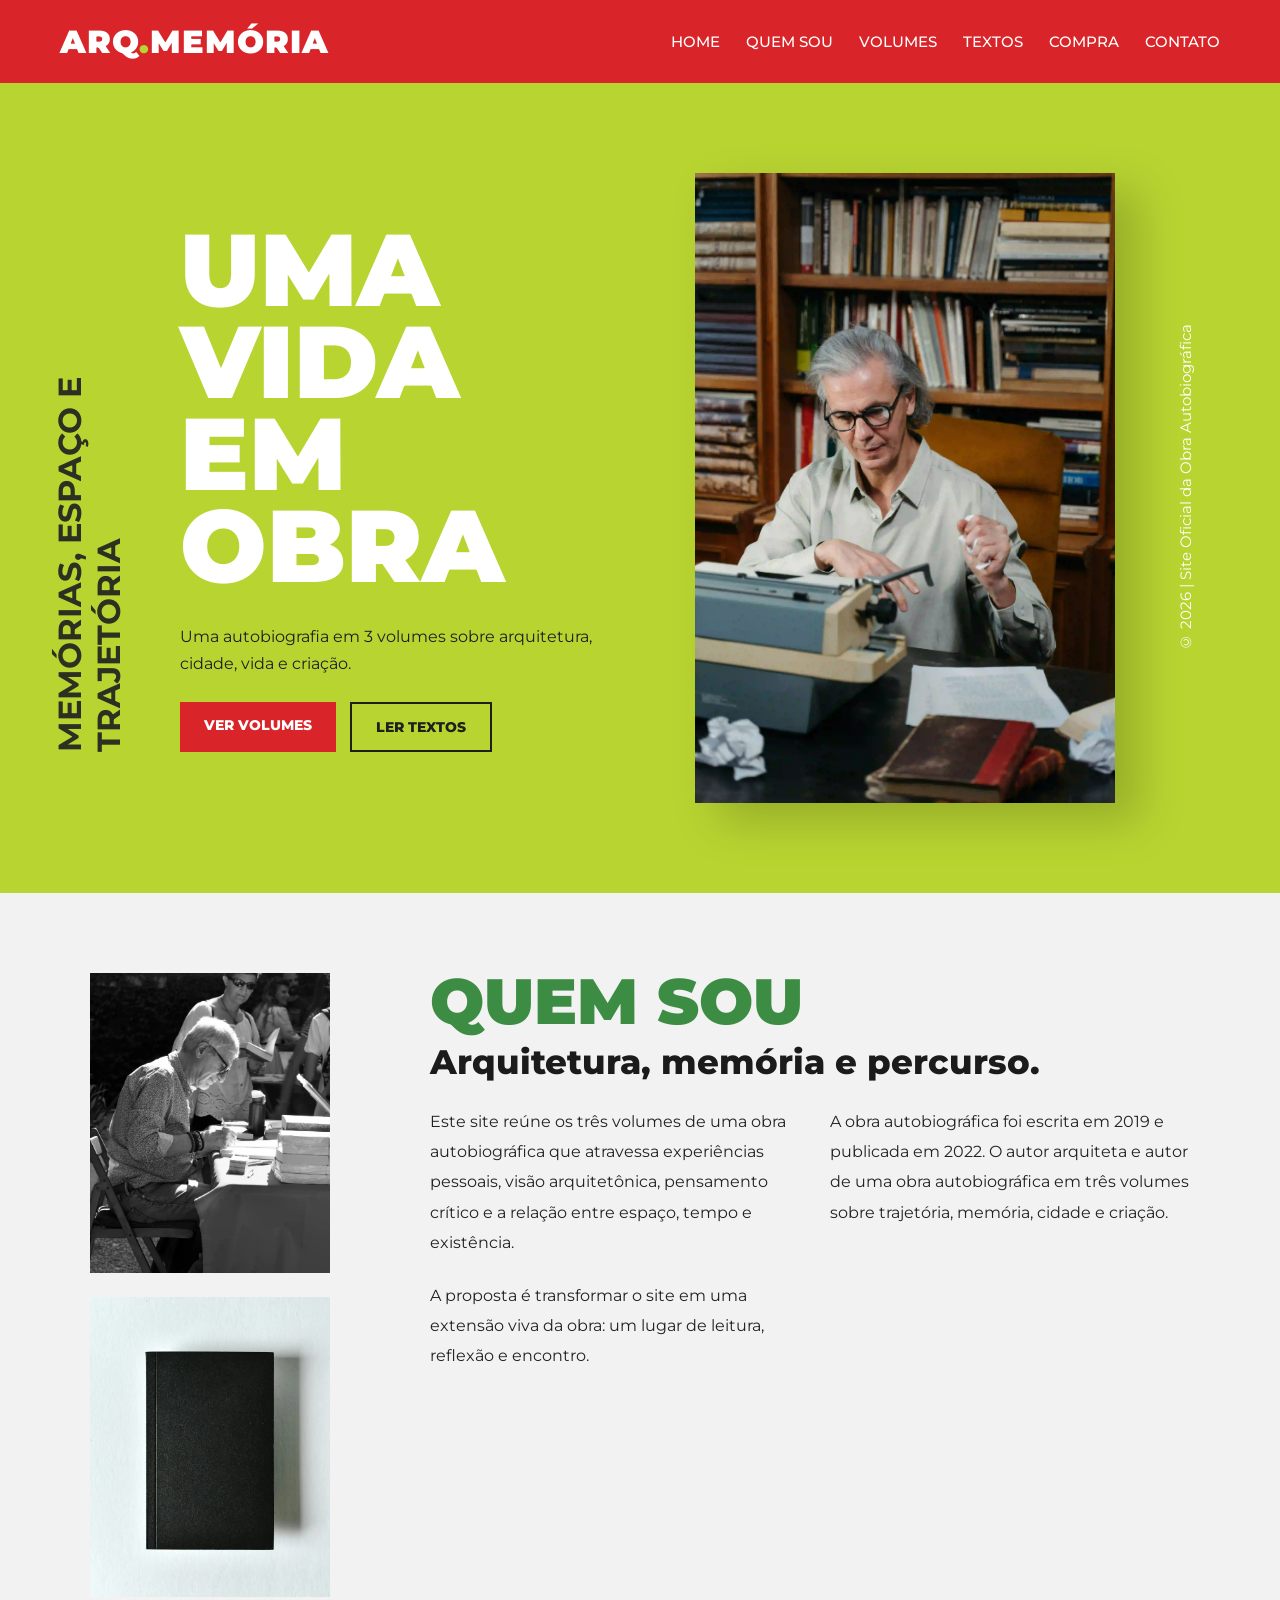
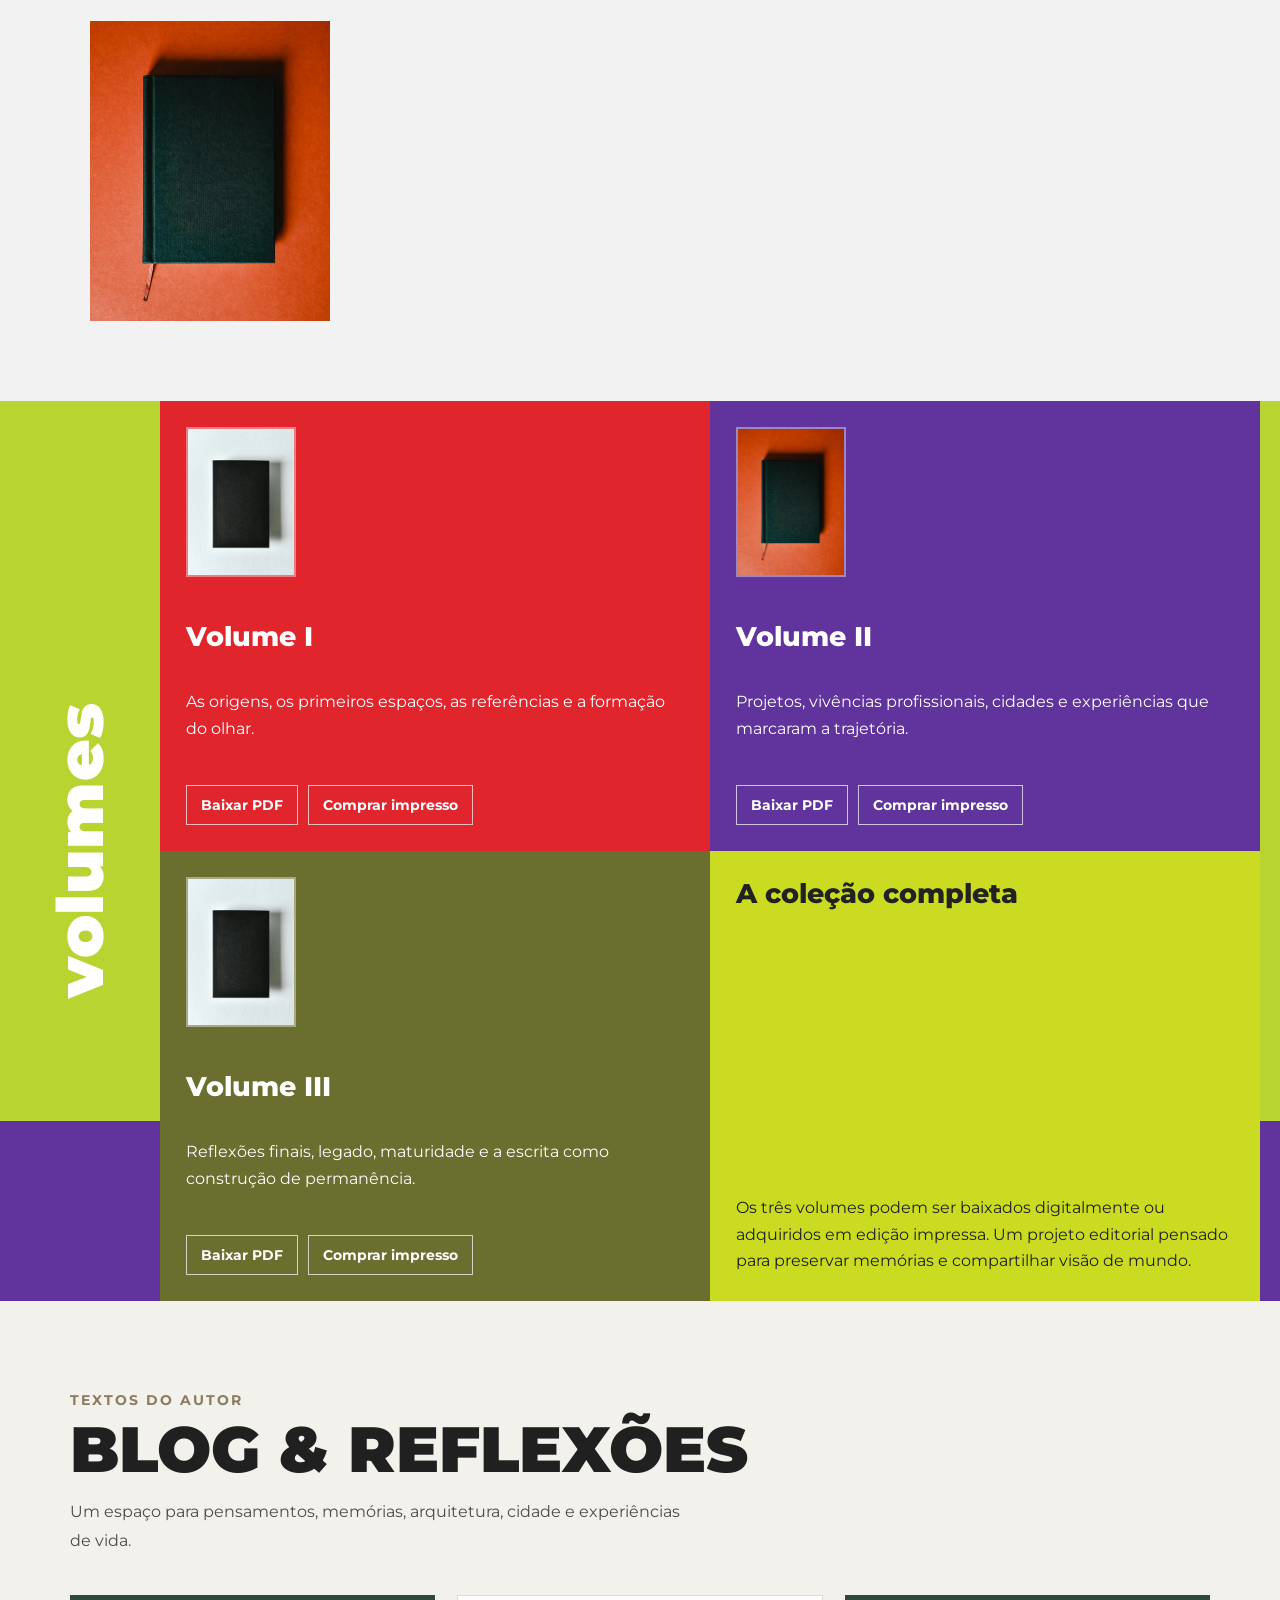
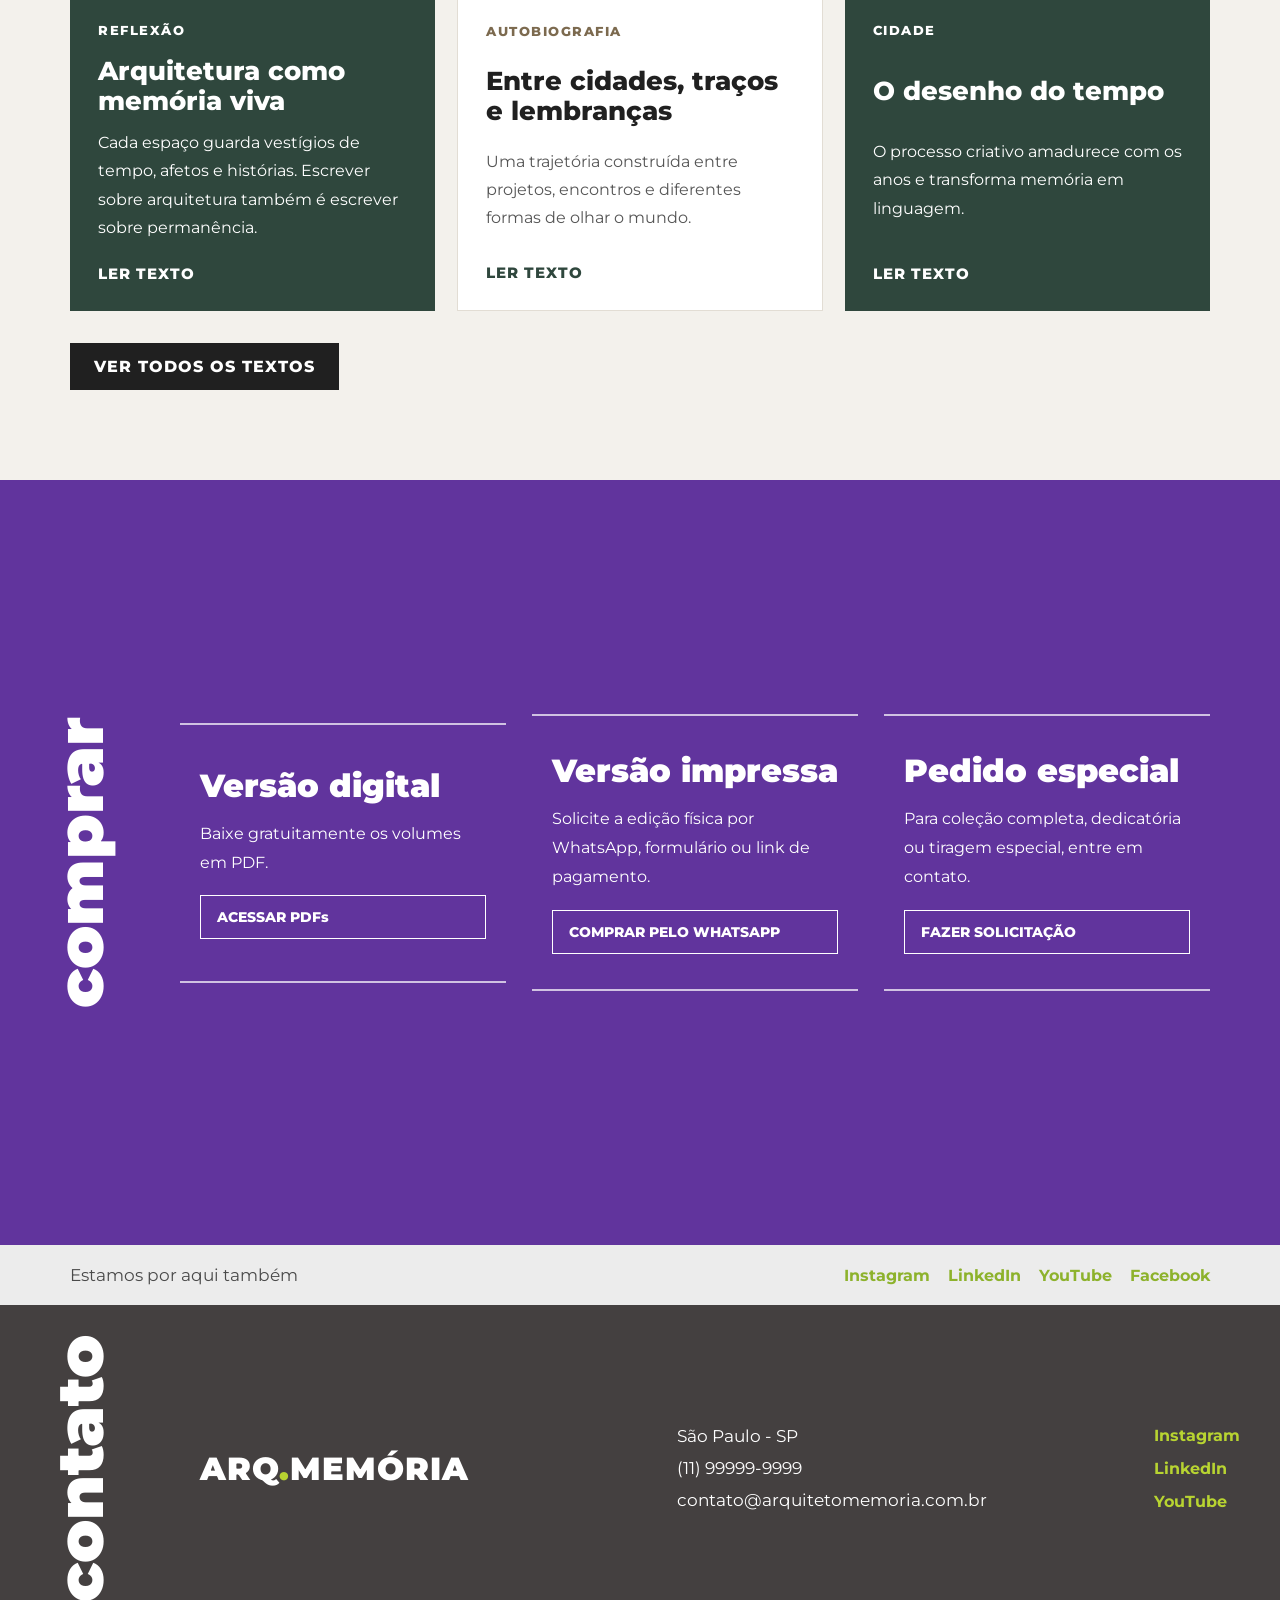
<file: index.html>
<!DOCTYPE html>
<html lang="pt-BR">
<head>
  <meta charset="UTF-8" />
  <meta name="viewport" content="width=device-width, initial-scale=1.0" />
  <title>Obra Autobiográfica | Arquiteto</title>
  <link rel="stylesheet" href="style.css" />
  <link rel="preconnect" href="https://fonts.googleapis.com">
  <link rel="preconnect" href="https://fonts.gstatic.com" crossorigin>
  <link href="https://fonts.googleapis.com/css2?family=Montserrat:wght@400;500;700;800;900&family=Playfair+Display:wght@600;700&display=swap" rel="stylesheet">
</head>
<body>

  <header class="topo">
    <div class="logo">ARQ<span>.</span>MEMÓRIA</div>

    <nav class="menu">
  <a href="index.html#inicio">HOME</a>
  <a href="index.html#sobre">QUEM SOU</a>
  <a href="index.html#volumes">VOLUMES</a>
  <a href="index.html#blog">TEXTOS</a>
  <a href="index.html#comprar">COMPRA</a>
  <a href="index.html#contato">CONTATO</a>
</nav>
  </header>

  <main>

    <!-- HERO -->
    <section id="inicio" class="hero">
      <div class="hero-esquerda">
        <p class="hero-vertical">MEMÓRIAS, ESPAÇO E TRAJETÓRIA</p>

        <div class="hero-titulo">
          <span>UMA</span>
          <span>VIDA</span>
          <span>EM</span>
          <span>OBRA</span>
        </div>

        <p class="hero-subtitulo">
          Uma autobiografia em 3 volumes sobre arquitetura, cidade, vida e criação.
        </p>

        <div class="hero-botoes">
          <a href="#volumes" class="btn btn-principal">VER VOLUMES</a>
          <a href="#blog" class="btn btn-secundario">LER TEXTOS</a>
        </div>
      </div>

      <div class="hero-centro">
        <img src="assets/hero-livro.webp" alt="Autor do livro" />
      </div>

      <div class="hero-direita">
        <p>© 2026 | Site Oficial da Obra Autobiográfica</p>
      </div>
    </section>

    <!-- SOBRE -->
    <section id="sobre" class="secao sobre">
      <div class="sobre-imagens">
        <img src="assets/autor.webp" alt="Autor" />
        <img src="assets/capa1.webp" alt="Livro 1" />
        <img src="assets/capa2.webp" alt="Livro 2" />
      </div>

      <div class="sobre-conteudo">
        <h2>QUEM SOU</h2>
        <h3>Arquitetura, memória e percurso.</h3>

        <div class="sobre-textos">
          <p>
            Este site reúne os três volumes de uma obra autobiográfica que atravessa
            experiências pessoais, visão arquitetônica, pensamento crítico e a relação
            entre espaço, tempo e existência.
          </p>

          <p>
            A obra autobiográfica foi escrita em 2019 e publicada em 2022. O autor
            arquiteta e autor de uma obra autobiográfica em três volumes sobre trajetória,
            memória, cidade e criação.
          </p>

          <p>
            A proposta é transformar o site em uma extensão viva da obra: um lugar de
            leitura, reflexão e encontro.
          </p>
        </div>
      </div>
    </section>

    <!-- VOLUMES -->
    <section id="volumes" class="secao volumes">
      <div class="titulo-lateral">Volumes</div>

      <div class="grid-volumes">
        <article class="bloco volume vermelho">
          <img src="assets/capa1.webp" alt="Volume 1">
          <h3>Volume I</h3>
          <p>As origens, os primeiros espaços, as referências e a formação do olhar.</p>
          <div class="acoes-volume">
            <a href="https://drive.google.com/file/d/18Bm6IBxbi6fqnNVRTz5B-emUbtEwz1oe/view?usp=sharing" target="_blank" rel="noopener noreferrer">Baixar PDF</a>
            <a href="#comprar">Comprar impresso</a>
          </div>
        </article>

        <article class="bloco volume roxo">
          <img src="assets/capa2.webp" alt="Volume 2">
          <h3>Volume II</h3>
          <p>Projetos, vivências profissionais, cidades e experiências que marcaram a trajetória.</p>
          <div class="acoes-volume">
            <a href="https://drive.google.com/file/d/18Bm6IBxbi6fqnNVRTz5B-emUbtEwz1oe/view?usp=sharing" target="_blank" rel="noopener noreferrer">Baixar PDF</a>
            <a href="#comprar">Comprar impresso</a>
          </div>
        </article>

        <article class="bloco volume oliva">
          <img src="assets/capa3.webp" alt="Volume 3">
          <h3>Volume III</h3>
          <p>Reflexões finais, legado, maturidade e a escrita como construção de permanência.</p>
          <div class="acoes-volume">
            <a href="https://drive.google.com/file/d/18Bm6IBxbi6fqnNVRTz5B-emUbtEwz1oe/view?usp=sharing" target="_blank" rel="noopener noreferrer">Baixar PDF</a>
            <a href="#comprar">Comprar impresso</a>
          </div>
        </article>

        <article class="bloco destaque lima">
          <h3>A coleção completa</h3>
          <p>
            Os três volumes podem ser baixados digitalmente ou adquiridos em edição impressa.
            Um projeto editorial pensado para preservar memórias e compartilhar visão de mundo.
          </p>
        </article>
      </div>
    </section>

    <!-- BLOG -->
    <section id="blog" class="blog-section">
  <div class="blog-header">
    <p class="blog-tag">Textos do autor</p>
    <h2>Blog & Reflexões</h2>
    <p class="blog-desc">
      Um espaço para pensamentos, memórias, arquitetura, cidade e experiências de vida.
    </p>
  </div>

  <div class="blog-home-grid">
    <article class="blog-home-card destaque">
      <span class="blog-home-categoria">Reflexão</span>
      <h3>Arquitetura como memória viva</h3>
      <p>
        Cada espaço guarda vestígios de tempo, afetos e histórias. Escrever sobre arquitetura
        também é escrever sobre permanência.
      </p>
      <a href="post-arquitetura.html" class="blog-home-link">Ler texto</a>
    </article>

    <article class="blog-home-card">
      <span class="blog-home-categoria">Autobiografia</span>
      <h3>Entre cidades, traços e lembranças</h3>
      <p>
        Uma trajetória construída entre projetos, encontros e diferentes formas de olhar o mundo.
      </p>
      <a href="post-cidades.html" class="blog-home-link">Ler texto</a>
    </article>

    <article class="blog-home-card destaque">
      <span class="blog-home-categoria">Cidade</span>
      <h3>O desenho do tempo</h3>
      <p>
        O processo criativo amadurece com os anos e transforma memória em linguagem.
      </p>
      <a href="post-desenhodotempo.html" class="blog-home-link">Ler texto</a>
    </article>
  </div>

  <div class="blog-home-cta">
    <a href="blog.html" class="btn-blog-home">Ver todos os textos</a>
  </div>
</section>


    <!-- COMPRA -->
    <section id="comprar" class="secao compra">
      <div class="titulo-lateral branco">Comprar</div>

      <div class="compra-conteudo">
        <div class="compra-box">
          <h3>Versão digital</h3>
          <p>Baixe gratuitamente os volumes em PDF.</p>
          <a href="#volumes" class="btn-box">ACESSAR PDFs</a>
        </div>

        <div class="compra-box">
          <h3>Versão impressa</h3>
          <p>Solicite a edição física por WhatsApp, formulário ou link de pagamento.</p>
          <a href="https://wa.me/5511999999999" target="_blank" class="btn-box">COMPRAR PELO WHATSAPP</a>
        </div>

        <div class="compra-box">
          <h3>Pedido especial</h3>
          <p>Para coleção completa, dedicatória ou tiragem especial, entre em contato.</p>
          <a href="#contato" class="btn-box">FAZER SOLICITAÇÃO</a>
        </div>
      </div>
    </section>

    <!-- REDES -->
    <section class="redes-faixa">
      <p>Estamos por aqui também</p>
      <div class="redes-links">
        <a href="#">Instagram</a>
        <a href="#">LinkedIn</a>
        <a href="#">YouTube</a>
        <a href="#">Facebook</a>
      </div>
    </section>

    <!-- CONTATO -->
    <section id="contato" class="secao contato">
      <div class="contato-topo">
        <div class="titulo-lateral">Contato</div>

        <div class="contato-info">
          <div class="marca-rodape">ARQ<span>.</span>MEMÓRIA</div>

          <div class="dados-contato">
            <p>São Paulo - SP</p>
            <p>(11) 99999-9999</p>
            <p>contato@arquitetomemoria.com.br</p>
          </div>

          <div class="redes-verticais">
            <a href="#">Instagram</a>
            <a href="#">LinkedIn</a>
            <a href="#">YouTube</a>
          </div>
        </div>
      </div>

      <div class="mapa-box">
        <iframe
          src="https://www.google.com/maps?q=São%20Paulo&output=embed"
          allowfullscreen=""
          loading="lazy"
          referrerpolicy="no-referrer-when-downgrade">
        </iframe>
      </div>
    </section>

  </main>

  <button id="btnTopo" title="Voltar ao topo">↑</button>

  <script src="script.js"></script>
</body>
</html>
</file>
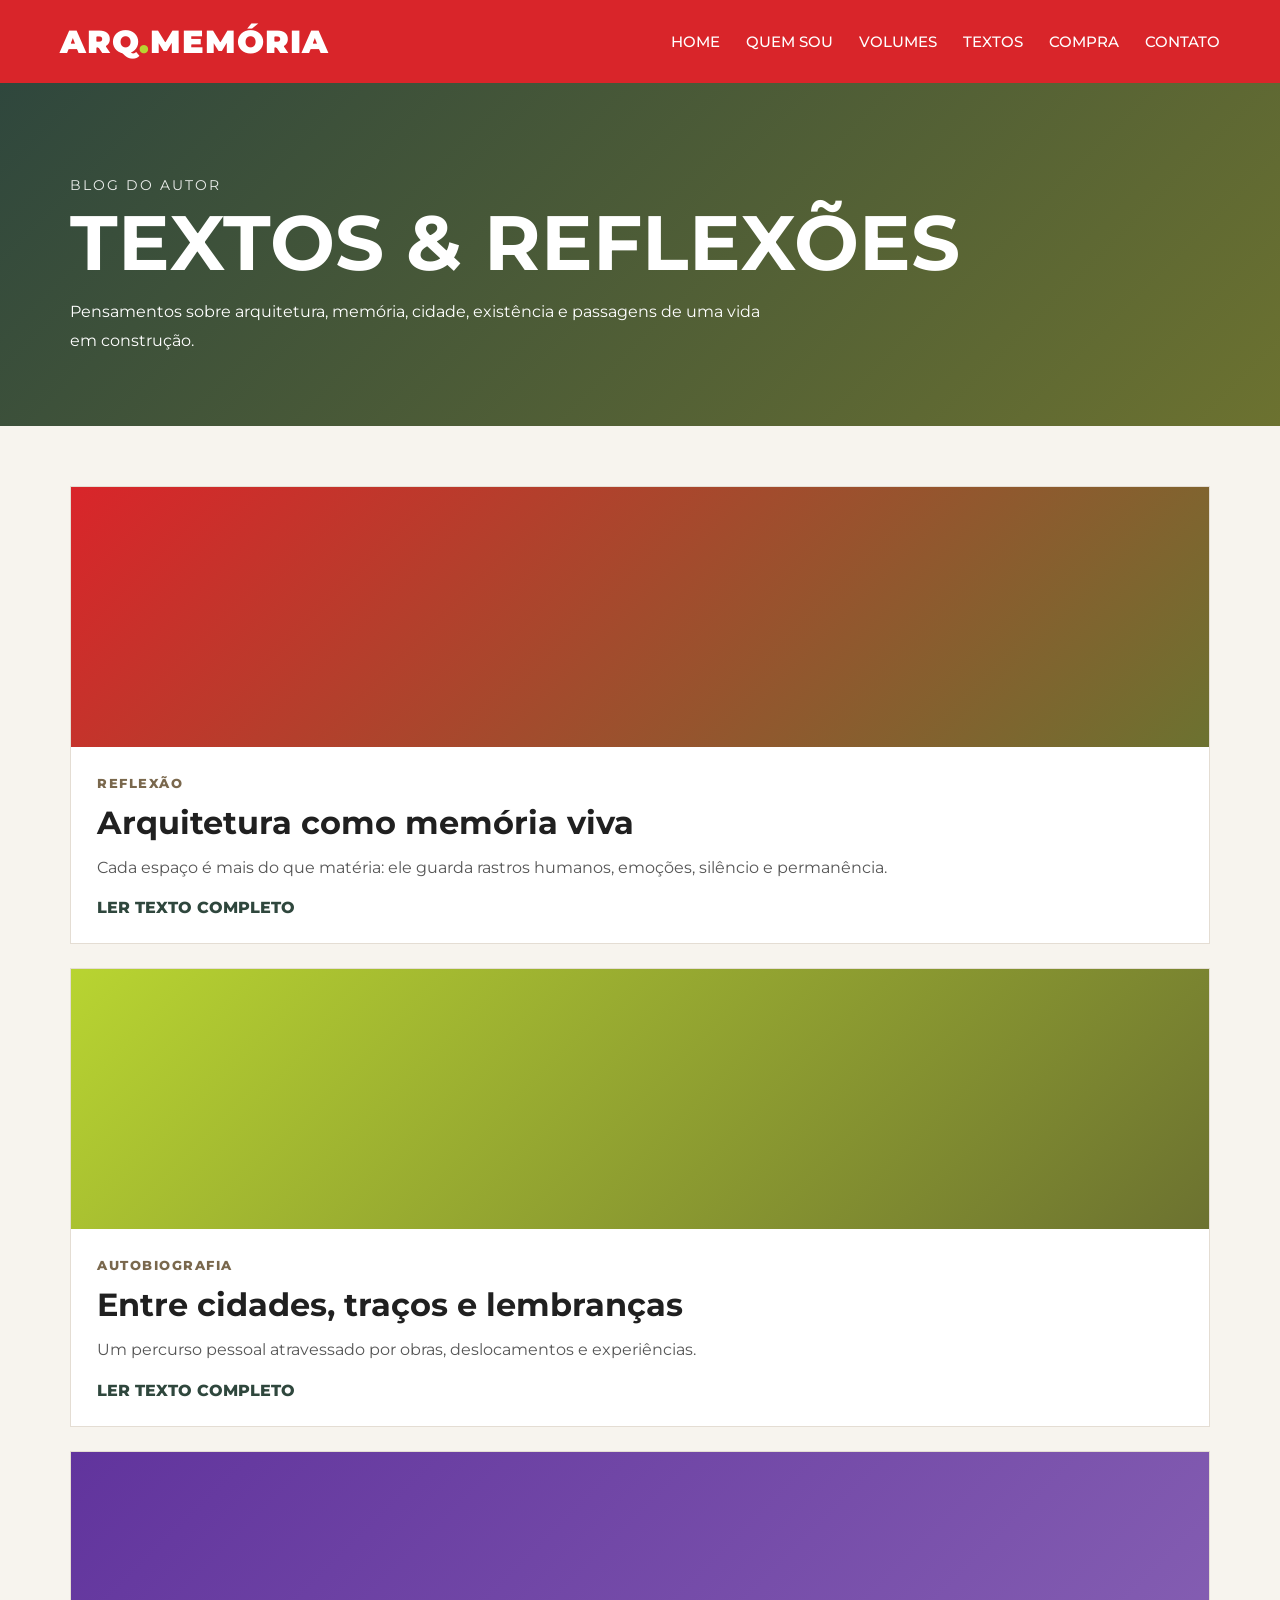
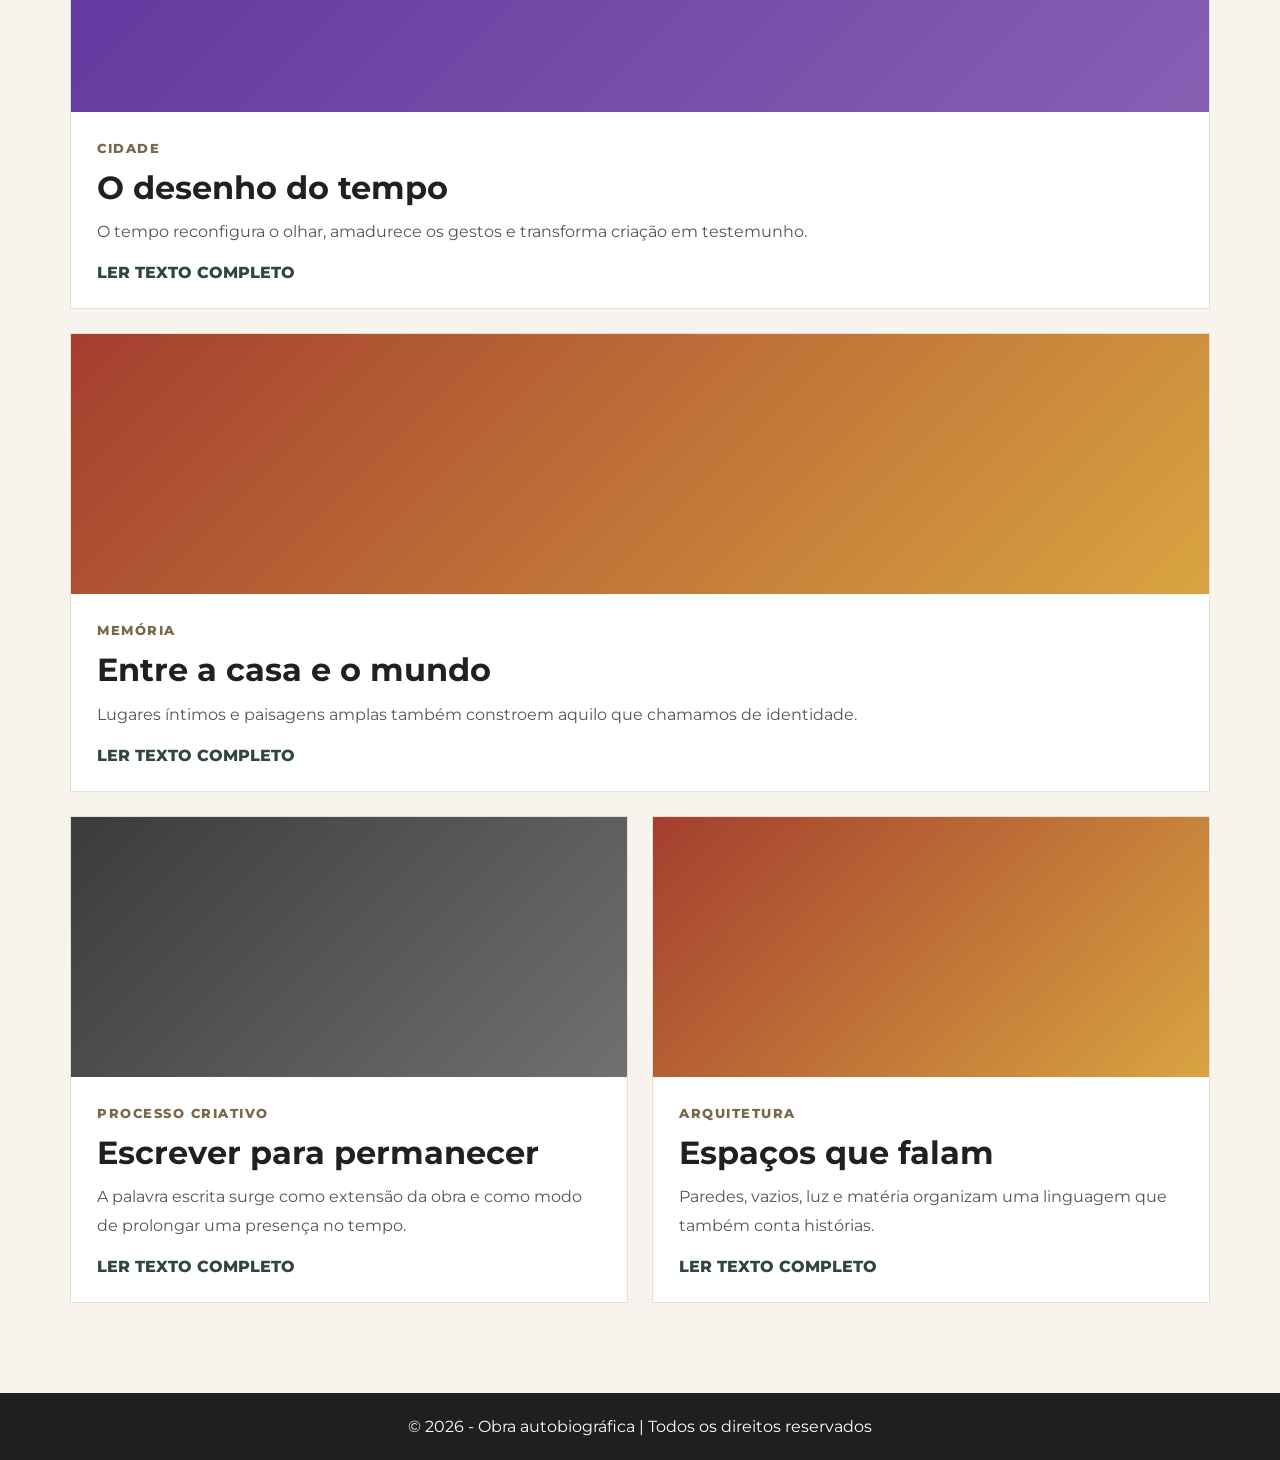
<file: blog.html>
<!DOCTYPE html>
<html lang="pt-BR">
<head>
  <meta charset="UTF-8" />
  <meta name="viewport" content="width=device-width, initial-scale=1.0" />
  <title>Textos | Obra Autobiográfica</title>
  <link rel="stylesheet" href="style.css" />
  <link rel="preconnect" href="https://fonts.googleapis.com">
  <link rel="preconnect" href="https://fonts.gstatic.com" crossorigin>
  <link href="https://fonts.googleapis.com/css2?family=Montserrat:wght@400;500;700;800;900&family=Playfair+Display:wght@600;700&display=swap" rel="stylesheet">
</head>
<body>

  <header class="topo">
    <div class="logo">ARQ<span>.</span>MEMÓRIA</div>

    <nav class="menu">
      <a href="index.html#inicio">HOME</a>
      <a href="index.html#sobre">QUEM SOU</a>
      <a href="index.html#volumes">VOLUMES</a>
      <a href="blog.html">TEXTOS</a>
      <a href="index.html#comprar">COMPRA</a>
      <a href="index.html#contato">CONTATO</a>
    </nav>
  </header>

  <section class="blog-page-hero">
    <div class="blog-page-hero-texto">
      <p class="blog-page-mini">Blog do autor</p>
      <h1>Textos & Reflexões</h1>
      <p>
        Pensamentos sobre arquitetura, memória, cidade, existência e passagens de uma vida em construção.
      </p>
    </div>
  </section>

  <main class="blog-page">
    <section class="blog-page-grid">

      <article class="blog-post-card blog-post-card-destaque">
        <div class="blog-post-thumb"></div>
        <div class="blog-post-content">
          <span class="blog-post-categoria">Reflexão</span>
          <h2>Arquitetura como memória viva</h2>
          <p>
            Cada espaço é mais do que matéria: ele guarda rastros humanos, emoções, silêncio e permanência.
          </p>
          <a href="post-arquitetura.html" class="blog-post-link">Ler texto completo</a>
        </div>
      </article>

      <article class="blog-post-card blog-post-card-destaque">
        <div class="blog-post-thumb blog-post-thumb-4"></div>
        <div class="blog-post-content">
          <span class="blog-post-categoria">Autobiografia</span>
          <h2>Entre cidades, traços e lembranças</h2>
          <p>
            Um percurso pessoal atravessado por obras, deslocamentos e experiências.
          </p>
          <a href="post-cidades.html" class="blog-post-link">Ler texto completo</a>
        </div>
      </article>

      <article class="blog-post-card blog-post-card-destaque">
        <div class="blog-post-thumb blog-post-thumb-3"></div>
        <div class="blog-post-content">
          <span class="blog-post-categoria">Cidade</span>
          <h2>O desenho do tempo</h2>
          <p>
            O tempo reconfigura o olhar, amadurece os gestos e transforma criação em testemunho.
          </p>
          <a href="post-desenhodotempo.html" class="blog-post-link">Ler texto completo</a>
        </div>
      </article>

      <article class="blog-post-card blog-post-card-destaque">
        <div class="blog-post-thumb blog-post-thumb-6"></div>
        <div class="blog-post-content">
          <span class="blog-post-categoria">Memória</span>
          <h2>Entre a casa e o mundo</h2>
          <p>
            Lugares íntimos e paisagens amplas também constroem aquilo que chamamos de identidade.
          </p>
          <a href="posts/post-memoria.html" class="blog-post-link">Ler texto completo</a>
        </div>
      </article>

      <article class="blog-post-card">
        <div class="blog-post-thumb blog-post-thumb-5"></div>
        <div class="blog-post-content">
          <span class="blog-post-categoria">Processo Criativo</span>
          <h2>Escrever para permanecer</h2>
          <p>
            A palavra escrita surge como extensão da obra e como modo de prolongar uma presença no tempo.
          </p>
          <a href="post-arquitetura.html" class="blog-post-link">Ler texto completo</a>
        </div>
      </article>

      <article class="blog-post-card">
        <div class="blog-post-thumb blog-post-thumb-6"></div>
        <div class="blog-post-content">
          <span class="blog-post-categoria">Arquitetura</span>
          <h2>Espaços que falam</h2>
          <p>
            Paredes, vazios, luz e matéria organizam uma linguagem que também conta histórias.
          </p>
          <a href="post-desenhodotempo.html" class="blog-post-link">Ler texto completo</a>
        </div>
      </article>

    </section>
  </main>

  <footer class="footer-site">
    <p>© 2026 - Obra autobiográfica | Todos os direitos reservados</p>
  </footer>

</body>
</html>
</file>
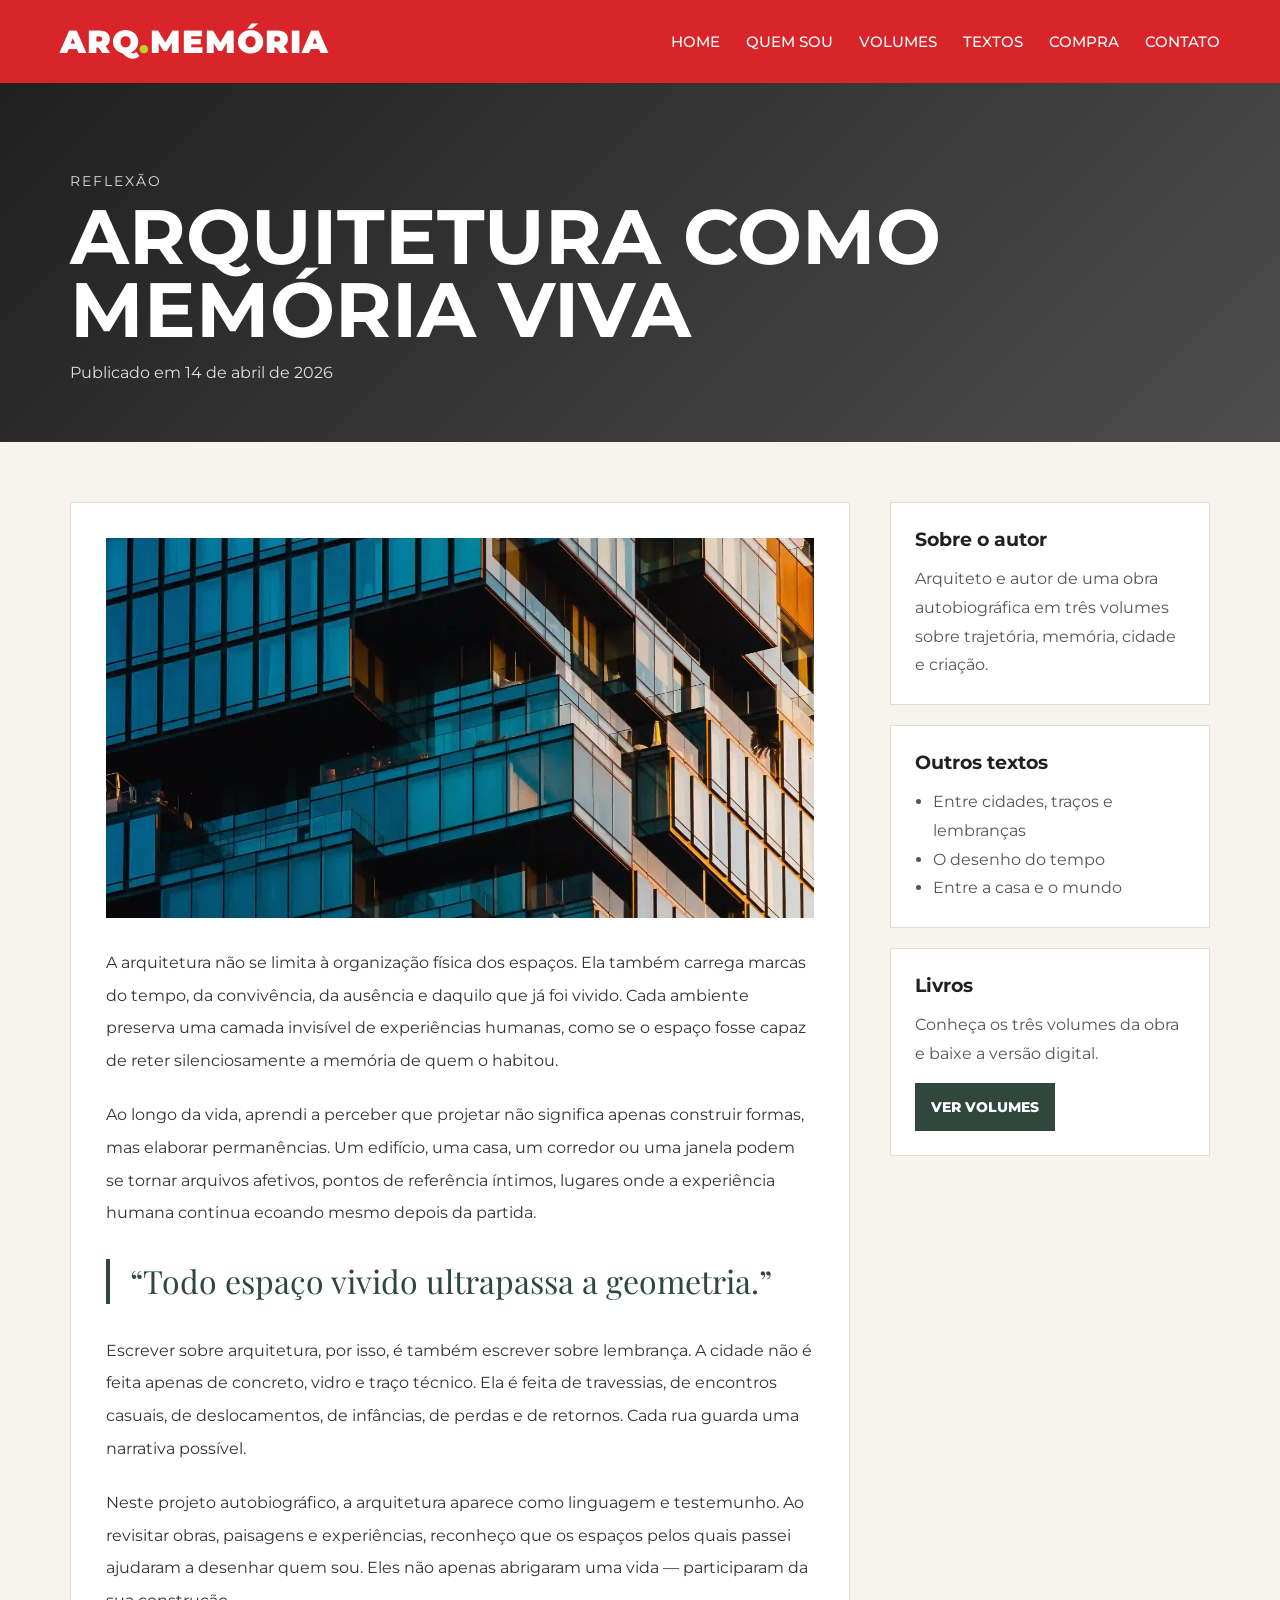
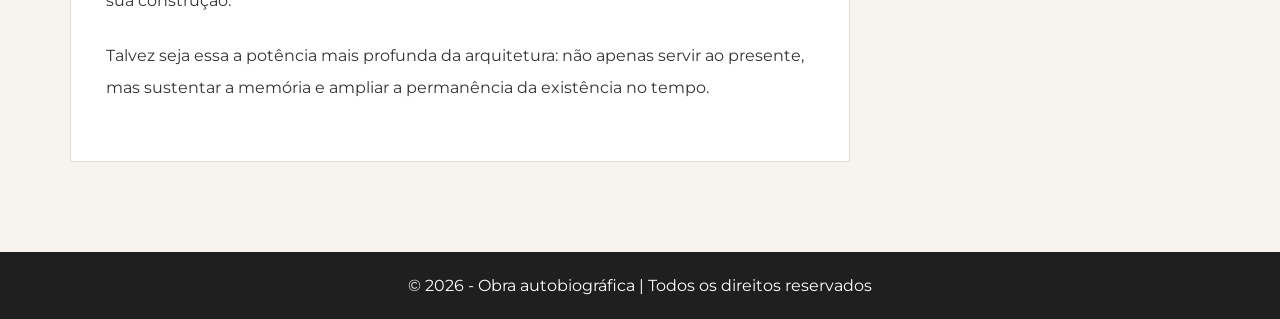
<file: post-arquitetura.html>
<!DOCTYPE html>
<html lang="pt-BR">
<head>
  <meta charset="UTF-8" />
  <meta name="viewport" content="width=device-width, initial-scale=1.0" />
  <title>Arquitetura como memória viva</title>
  <link rel="stylesheet" href="style.css" />
  <link rel="preconnect" href="https://fonts.googleapis.com">
  <link rel="preconnect" href="https://fonts.gstatic.com" crossorigin>
  <link href="https://fonts.googleapis.com/css2?family=Montserrat:wght@400;500;700;800;900&family=Playfair+Display:wght@600;700&display=swap" rel="stylesheet">
</head>
<body>

  <header class="topo">
    <div class="logo">ARQ<span>.</span>MEMÓRIA</div>

    <nav class="menu">
      <a href="index.html#inicio">HOME</a>
      <a href="index.html#sobre">QUEM SOU</a>
      <a href="index.html#volumes">VOLUMES</a>
      <a href="blog.html">TEXTOS</a>
      <a href="index.html#comprar">COMPRA</a>
      <a href="index.html#contato">CONTATO</a>
    </nav>
  </header>

  <section class="post-hero">
    <div class="post-hero-conteudo">
      <p class="post-categoria-topo">Reflexão</p>
      <h1>Arquitetura como memória viva</h1>
      <p class="post-meta">Publicado em 14 de abril de 2026</p>
    </div>
  </section>

  <main class="post-layout">
    <article class="post-artigo">
      <img src="assets/post-arquitetura.webp" alt="Imagem do post" class="post-imagem">

      <p>
        A arquitetura não se limita à organização física dos espaços. Ela também carrega marcas do tempo,
        da convivência, da ausência e daquilo que já foi vivido. Cada ambiente preserva uma camada invisível
        de experiências humanas, como se o espaço fosse capaz de reter silenciosamente a memória de quem o habitou.
      </p>

      <p>
        Ao longo da vida, aprendi a perceber que projetar não significa apenas construir formas, mas elaborar
        permanências. Um edifício, uma casa, um corredor ou uma janela podem se tornar arquivos afetivos,
        pontos de referência íntimos, lugares onde a experiência humana continua ecoando mesmo depois da partida.
      </p>

      <blockquote>
        “Todo espaço vivido ultrapassa a geometria.”
      </blockquote>

      <p>
        Escrever sobre arquitetura, por isso, é também escrever sobre lembrança. A cidade não é feita apenas de
        concreto, vidro e traço técnico. Ela é feita de travessias, de encontros casuais, de deslocamentos,
        de infâncias, de perdas e de retornos. Cada rua guarda uma narrativa possível.
      </p>

      <p>
        Neste projeto autobiográfico, a arquitetura aparece como linguagem e testemunho. Ao revisitar obras,
        paisagens e experiências, reconheço que os espaços pelos quais passei ajudaram a desenhar quem sou.
        Eles não apenas abrigaram uma vida — participaram da sua construção.
      </p>

      <p>
        Talvez seja essa a potência mais profunda da arquitetura: não apenas servir ao presente,
        mas sustentar a memória e ampliar a permanência da existência no tempo.
      </p>
    </article>

    <aside class="post-sidebar">
      <div class="post-sidebar-box">
        <h3>Sobre o autor</h3>
        <p>
          Arquiteto e autor de uma obra autobiográfica em três volumes sobre trajetória,
          memória, cidade e criação.
        </p>
      </div>

      <div class="post-sidebar-box">
        <h3>Outros textos</h3>
        <ul>
          <li><a href="post-cidades.html">Entre cidades, traços e lembranças</a></li>
          <li><a href="post-desenhodotempo.html">O desenho do tempo</a></li>
          <li><a href="posts/post-memoria.html">Entre a casa e o mundo</a></li>
        </ul>
      </div>

      <div class="post-sidebar-box">
        <h3>Livros</h3>
        <p>Conheça os três volumes da obra e baixe a versão digital.</p>
        <a href="index.html#volumes" class="post-sidebar-btn">Ver volumes</a>
      </div>
    </aside>
  </main>

  <footer class="footer-site">
    <p>© 2026 - Obra autobiográfica | Todos os direitos reservados</p>
  </footer>

</body>
</html>
</file>
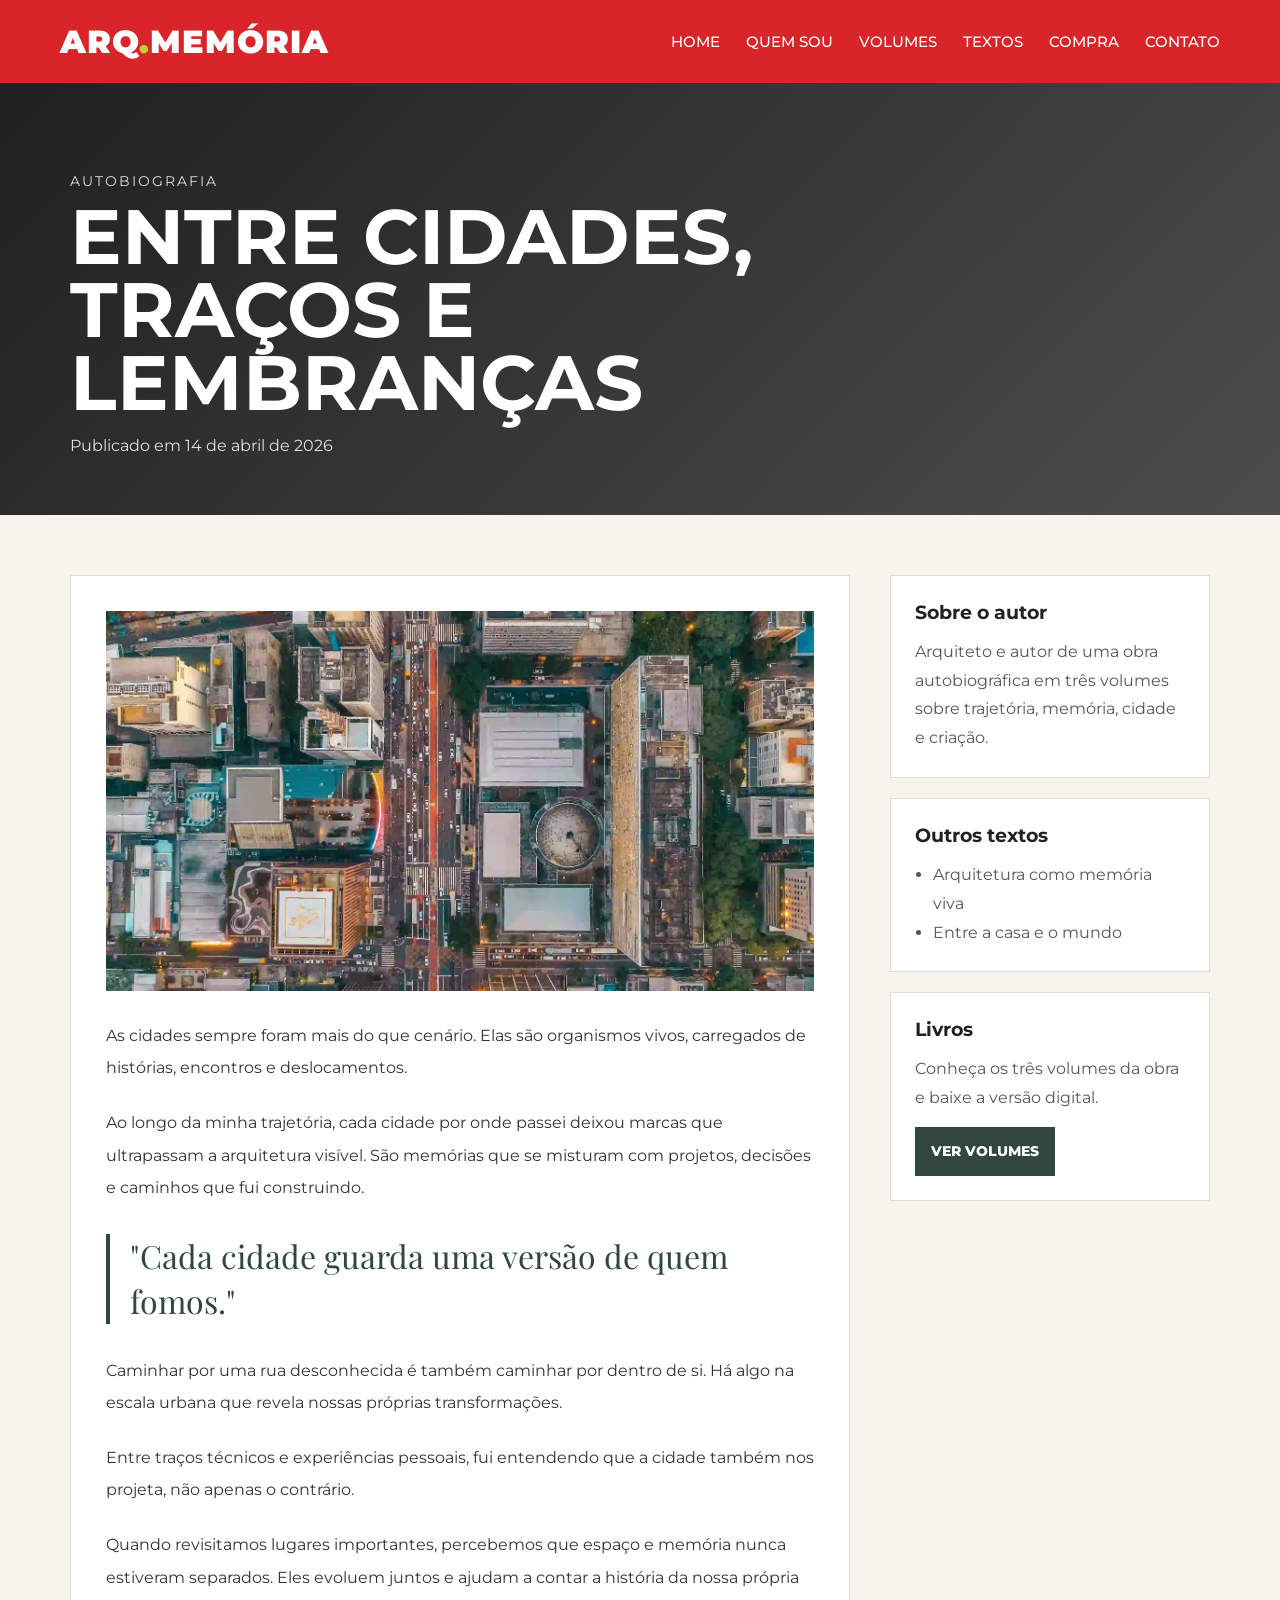
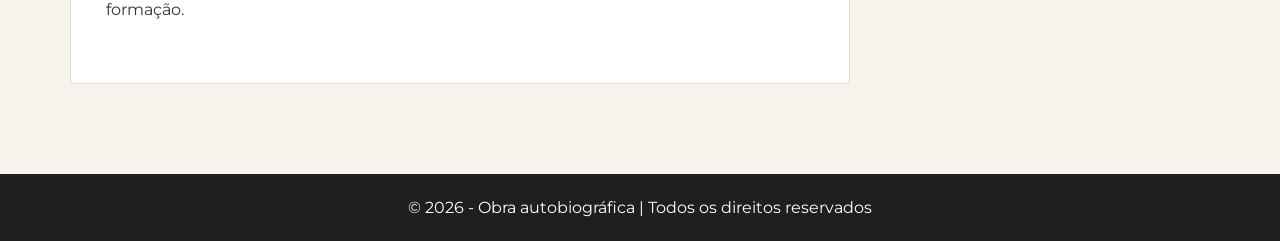
<file: post-cidades.html>
<!DOCTYPE html>
<html lang="pt-BR">
<head>
  <meta charset="UTF-8" />
  <meta name="viewport" content="width=device-width, initial-scale=1.0" />
  <title>Entre cidades, traços e lembranças</title>
  <link rel="stylesheet" href="style.css" />
  <link rel="preconnect" href="https://fonts.googleapis.com">
  <link rel="preconnect" href="https://fonts.gstatic.com" crossorigin>
  <link href="https://fonts.googleapis.com/css2?family=Montserrat:wght@400;500;700;800;900&family=Playfair+Display:wght@600;700&display=swap" rel="stylesheet">
</head>
<body>

  <header class="topo">
    <div class="logo">ARQ<span>.</span>MEMÓRIA</div>

    <nav class="menu">
      <a href="index.html#inicio">HOME</a>
      <a href="index.html#sobre">QUEM SOU</a>
      <a href="index.html#volumes">VOLUMES</a>
      <a href="blog.html">TEXTOS</a>
      <a href="index.html#comprar">COMPRA</a>
      <a href="index.html#contato">CONTATO</a>
    </nav>
  </header>

  <section class="post-hero">
    <div class="post-hero-conteudo">
      <p class="post-categoria-topo">Autobiografia</p>
      <h1>Entre cidades, traços e lembranças</h1>
      <p class="post-meta">Publicado em 14 de abril de 2026</p>
    </div>
  </section>

  <main class="post-layout">
    <article class="post-artigo">
      <img src="assets/post-cidades.webp" alt="Imagem do post" class="post-imagem">

      <p>
        As cidades sempre foram mais do que cenário. Elas são organismos vivos,
        carregados de histórias, encontros e deslocamentos.
      </p>

      <p>
        Ao longo da minha trajetória, cada cidade por onde passei deixou marcas
        que ultrapassam a arquitetura visível. São memórias que se misturam
        com projetos, decisões e caminhos que fui construindo.
      </p>

      <blockquote>
        "Cada cidade guarda uma versão de quem fomos." 
      </blockquote>

      <p>
        Caminhar por uma rua desconhecida é também caminhar por dentro de si.
        Há algo na escala urbana que revela nossas próprias transformações.
      </p>

      <p>
        Entre traços técnicos e experiências pessoais, fui entendendo que
        a cidade também nos projeta, não apenas o contrário.
      </p>

      <p>
        Quando revisitamos lugares importantes, percebemos que espaço e memória
        nunca estiveram separados. Eles evoluem juntos e ajudam a contar a história
        da nossa própria formação.
      </p>
    </article>

    <aside class="post-sidebar">
      <div class="post-sidebar-box">
        <h3>Sobre o autor</h3>
        <p>
          Arquiteto e autor de uma obra autobiográfica em três volumes sobre trajetória,
          memória, cidade e criação.
        </p>
      </div>

      <div class="post-sidebar-box">
        <h3>Outros textos</h3>
        <ul>
          <li><a href="post-arquitetura.html">Arquitetura como memória viva</a></li>
          <li><a href="posts/post-memoria.html">Entre a casa e o mundo</a></li>
        </ul>
      </div>

      <div class="post-sidebar-box">
        <h3>Livros</h3>
        <p>Conheça os três volumes da obra e baixe a versão digital.</p>
        <a href="index.html#volumes" class="post-sidebar-btn">Ver volumes</a>
      </div>
    </aside>
  </main>

  <footer class="footer-site">
    <p>© 2026 - Obra autobiográfica | Todos os direitos reservados</p>
  </footer>

</body>
</html>
</file>
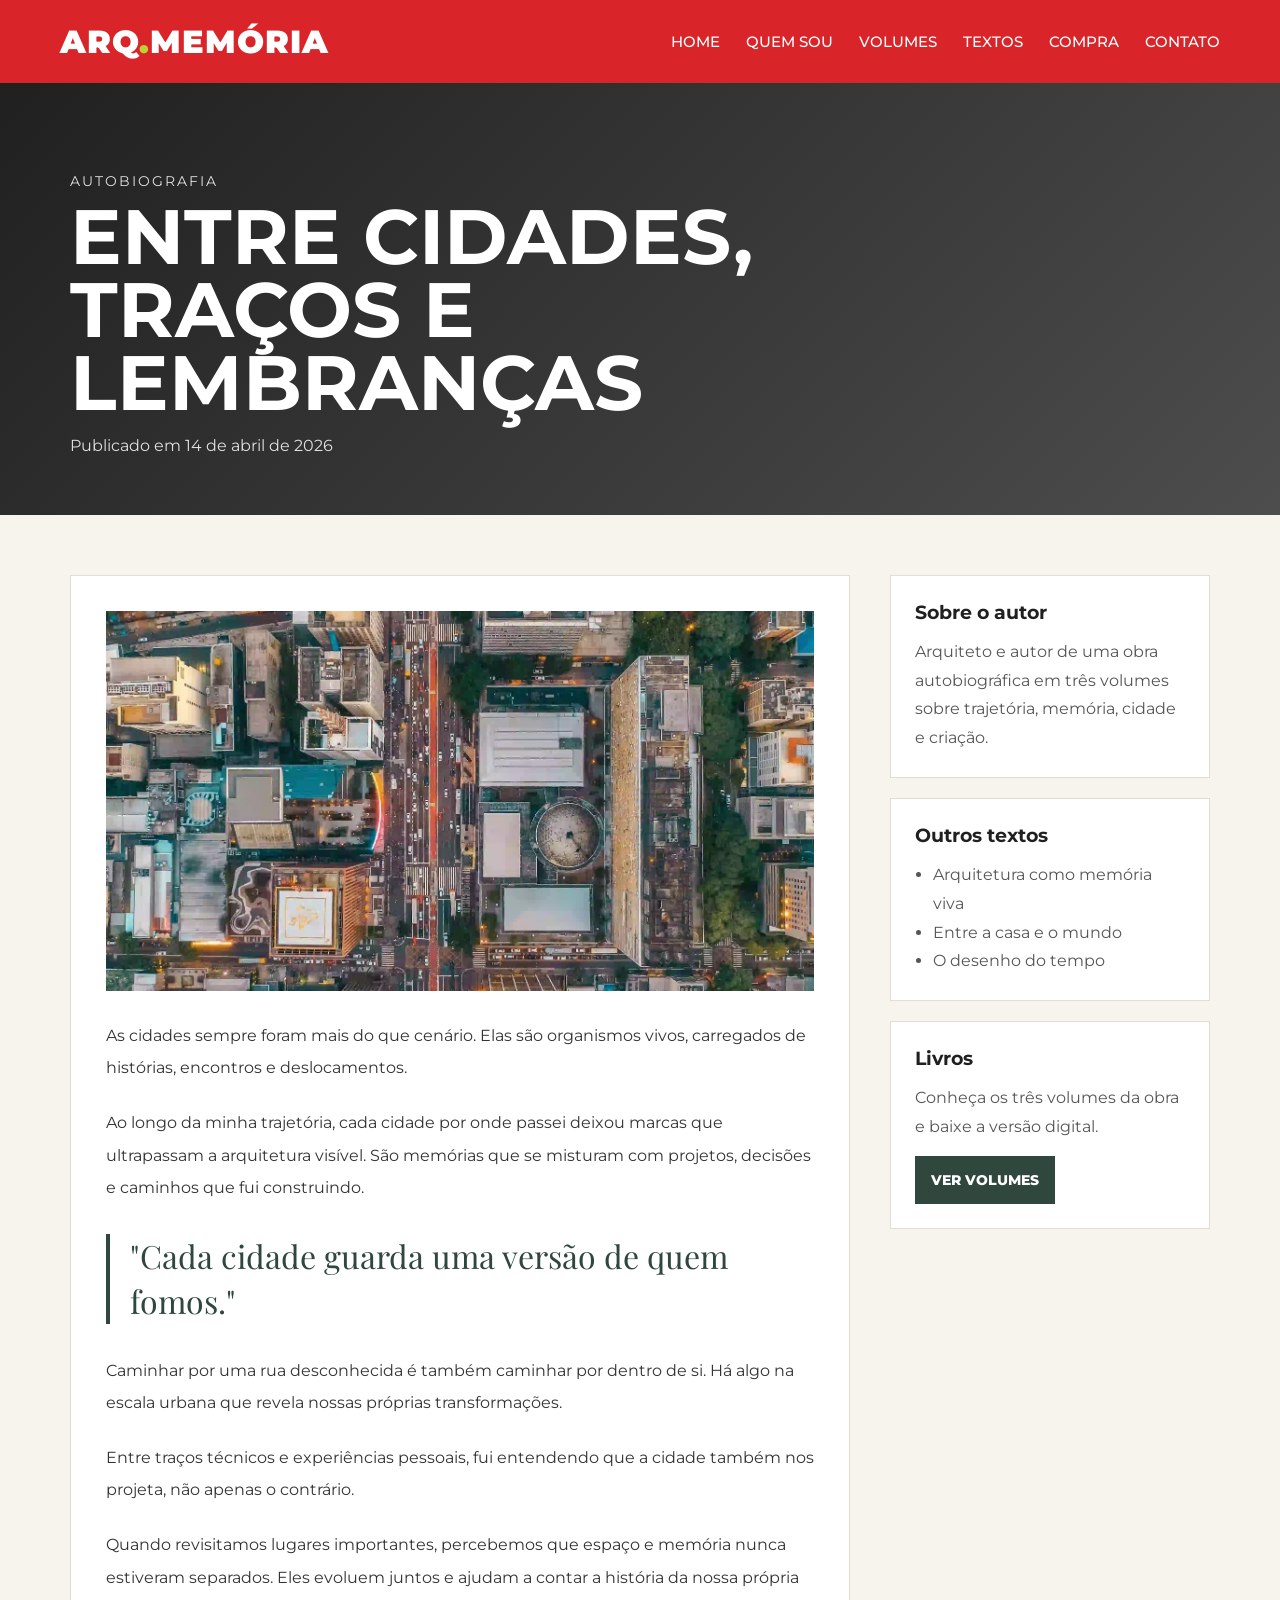
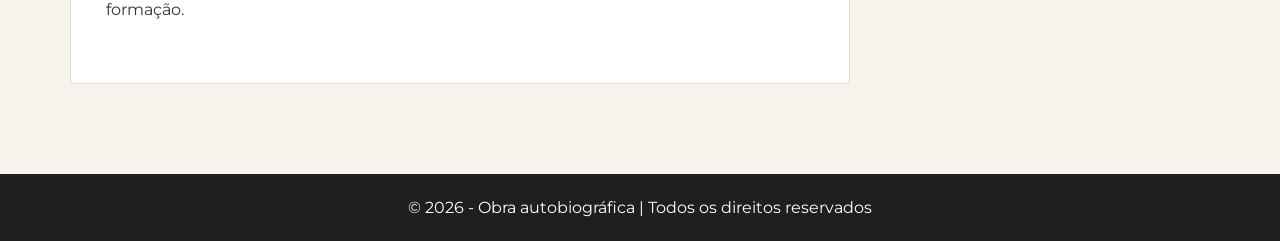
<file: posts/post-cidades.html>
<!DOCTYPE html>
<html lang="pt-BR">
<head>
  <meta charset="UTF-8" />
  <meta name="viewport" content="width=device-width, initial-scale=1.0" />
  <title>Entre cidades, traços e lembranças</title>
  <link rel="stylesheet" href="../style.css" />
  <link rel="preconnect" href="https://fonts.googleapis.com">
  <link rel="preconnect" href="https://fonts.gstatic.com" crossorigin>
  <link href="https://fonts.googleapis.com/css2?family=Montserrat:wght@400;500;700;800;900&family=Playfair+Display:wght@600;700&display=swap" rel="stylesheet">
</head>
<body>

  <header class="topo">
    <div class="logo">ARQ<span>.</span>MEMÓRIA</div>

    <nav class="menu">
      <a href="../index.html#inicio">HOME</a>
      <a href="../index.html#sobre">QUEM SOU</a>
      <a href="../index.html#volumes">VOLUMES</a>
      <a href="../blog.html">TEXTOS</a>
      <a href="../index.html#comprar">COMPRA</a>
      <a href="../index.html#contato">CONTATO</a>
    </nav>
  </header>

  <section class="post-hero">
    <div class="post-hero-conteudo">
      <p class="post-categoria-topo">Autobiografia</p>
      <h1>Entre cidades, traços e lembranças</h1>
      <p class="post-meta">Publicado em 14 de abril de 2026</p>
    </div>
  </section>

  <main class="post-layout">
    <article class="post-artigo">
      <img src="../assets/post-cidades.webp" alt="Imagem do post" class="post-imagem">

      <p>
        As cidades sempre foram mais do que cenário. Elas são organismos vivos,
        carregados de histórias, encontros e deslocamentos.
      </p>

      <p>
        Ao longo da minha trajetória, cada cidade por onde passei deixou marcas
        que ultrapassam a arquitetura visível. São memórias que se misturam
        com projetos, decisões e caminhos que fui construindo.
      </p>

      <blockquote>
        "Cada cidade guarda uma versão de quem fomos." 
      </blockquote>

      <p>
        Caminhar por uma rua desconhecida é também caminhar por dentro de si.
        Há algo na escala urbana que revela nossas próprias transformações.
      </p>

      <p>
        Entre traços técnicos e experiências pessoais, fui entendendo que
        a cidade também nos projeta, não apenas o contrário.
      </p>

      <p>
        Quando revisitamos lugares importantes, percebemos que espaço e memória
        nunca estiveram separados. Eles evoluem juntos e ajudam a contar a história
        da nossa própria formação.
      </p>
    </article>

    <aside class="post-sidebar">
      <div class="post-sidebar-box">
        <h3>Sobre o autor</h3>
        <p>
          Arquiteto e autor de uma obra autobiográfica em três volumes sobre trajetória,
          memória, cidade e criação.
        </p>
      </div>

      <div class="post-sidebar-box">
        <h3>Outros textos</h3>
        <ul>
          <li><a href="../post-arquitetura.html">Arquitetura como memória viva</a></li>
          <li><a href="post-memoria.html">Entre a casa e o mundo</a></li>
          <li><a href="../post-desenhodotempo.html">O desenho do tempo</a></li>
        </ul>
      </div>

      <div class="post-sidebar-box">
        <h3>Livros</h3>
        <p>Conheça os três volumes da obra e baixe a versão digital.</p>
        <a href="../index.html#volumes" class="post-sidebar-btn">Ver volumes</a>
      </div>
    </aside>
  </main>

  <footer class="footer-site">
    <p>© 2026 - Obra autobiográfica | Todos os direitos reservados</p>
  </footer>

</body>
</html>
</file>
<file: style.css>
:root {
  --vermelho: #d9252a;
  --lima: #b8d431;
  --roxo: #61349d;
  --roxo-claro: #8660b3;
  --oliva: #6c7230;
  --cinza-claro: #efefef;
  --cinza-medio: #dedede;
  --cinza-escuro: #3d3a3a;
  --quase-preto: #1f1f1f;
  --branco: #ffffff;
  --texto: #222222;
  --topo-mobile-altura: 0px;
  --viewport-mobile-altura: 100svh;
}

* {
  margin: 0;
  padding: 0;
  box-sizing: border-box;
}

html {
  scroll-behavior: smooth;
}

body {
  font-family: "Montserrat", sans-serif;
  background: var(--cinza-claro);
  color: var(--texto);
}

img {
  max-width: 100%;
  display: block;
}

a {
  text-decoration: none;
}

.topo {
  width: 100%;
  background: var(--vermelho);
  color: var(--branco);
  display: flex;
  justify-content: space-between;
  align-items: center;
  padding: 22px 60px;
  position: sticky;
  top: 0;
  z-index: 1000;
}

.logo,
.marca-rodape {
  font-weight: 900;
  font-size: 2rem;
  letter-spacing: 1px;
}

.logo span,
.marca-rodape span {
  color: var(--lima);
}

.menu {
  display: flex;
  gap: 26px;
  flex-wrap: wrap;
}

.menu a {
  color: var(--branco);
  font-size: 0.95rem;
  font-weight: 500;
  transition: 0.3s;
}

.menu a:hover {
  color: #ffe5a5;
}

.hero {
  min-height: 90vh;
  background: var(--lima);
  display: grid;
  grid-template-columns: 1.1fr 0.9fr 70px;
  align-items: center;
  padding: 40px 60px;
  overflow: hidden;
}

.hero-esquerda {
  position: relative;
  padding-right: 30px;
}

.hero-vertical {
  writing-mode: vertical-rl;
  transform: rotate(180deg);
  font-size: 2rem;
  font-weight: 700;
  position: absolute;
  left: -10px;
  top: 20px;
  color: var(--quase-preto);
  opacity: 0.9;
}

.hero-titulo {
  margin-left: 120px;
  line-height: 0.9;
  display: flex;
  flex-direction: column;
}

.hero-titulo span {
  font-size: clamp(3rem, 8vw, 7rem);
  font-weight: 900;
  color: var(--branco);
  text-transform: uppercase;
}

.hero-subtitulo {
  margin: 30px 0 0 120px;
  max-width: 500px;
  font-size: 1rem;
  line-height: 1.7;
  color: var(--quase-preto);
}

.hero-botoes {
  margin: 25px 0 0 120px;
  display: flex;
  gap: 14px;
  flex-wrap: wrap;
}

.btn {
  padding: 14px 24px;
  font-weight: 800;
  font-size: 0.9rem;
  transition: 0.3s;
}

.btn-principal {
  background: var(--vermelho);
  color: var(--branco);
}

.btn-principal:hover {
  background: #b71f24;
}

.btn-secundario {
  border: 2px solid var(--quase-preto);
  color: var(--quase-preto);
}

.btn-secundario:hover {
  background: var(--quase-preto);
  color: var(--branco);
}

.hero-centro {
  display: flex;
  justify-content: center;
  align-items: flex-end;
}

.hero-centro img {
  width: 100%;
  max-width: 420px;
  object-fit: contain;
  filter: drop-shadow(24px 18px 22px rgba(0, 0, 0, 0.18));
}

.hero-direita {
  display: flex;
  justify-content: center;
  align-items: center;
}

.hero-direita p {
  writing-mode: vertical-rl;
  transform: rotate(180deg);
  color: var(--branco);
  font-size: 0.95rem;
}

.secao {
  width: 100%;
}

.sobre {
  display: grid;
  grid-template-columns: 280px 1fr;
  gap: 60px;
  padding: 80px 90px;
  background: #f2f2f2;
  align-items: start;
}

.sobre-imagens {
  display: flex;
  flex-direction: column;
  gap: 24px;
  max-width: 240px;
}

.sobre-imagens img {
  width: 100%;
  aspect-ratio: 4 / 5;
  height: auto;
  object-fit: cover;
  object-position: center;
  background: #ffffff;
  display: block;
  border: 0;
}

.sobre-conteudo h2 {
  color: #3c8d43;
  font-weight: 900;
  font-size: clamp(2.2rem, 5vw, 4rem);
  line-height: 0.9;
  margin-bottom: 10px;
  text-transform: uppercase;
}

.sobre-conteudo h3 {
  font-size: clamp(1.2rem, 3vw, 2.1rem);
  color: #1b1b1b;
  margin-bottom: 25px;
  font-weight: 800;
}

.sobre-textos {
  display: grid;
  grid-template-columns: 1fr 1fr;
  gap: 22px 40px;
}

.sobre-textos p {
  font-size: 1rem;
  line-height: 1.9;
}
.volumes {
  display: grid;
  grid-template-columns: 160px 1fr;
  background: linear-gradient(to bottom, var(--lima) 0 80%, var(--roxo) 80% 100%);
  min-height: 100vh;
}

.titulo-lateral {
  display: flex;
  align-items: center;
  justify-content: center;
  writing-mode: vertical-rl;
  transform: rotate(180deg);
  color: var(--branco);
  font-weight: 900;
  font-size: clamp(2.5rem, 5vw, 4.8rem);
  text-transform: lowercase;
  padding: 30px 0;
}

.titulo-lateral.branco {
  color: var(--branco);
}

.grid-volumes {
  display: grid;
  grid-template-columns: repeat(2, minmax(260px, 1fr));
  gap: 0;
  max-width: 1100px;
}

.bloco {
  min-height: 310px;
  padding: 26px;
  color: var(--branco);
  display: flex;
  flex-direction: column;
  justify-content: space-between;
}

.volume img {
  width: 110px;
  height: 150px;
  object-fit: cover;
  margin-bottom: 18px;
  border: 2px solid rgba(255, 255, 255, 0.4);
}

.bloco h3 {
  font-size: 1.7rem;
  font-weight: 800;
  margin-bottom: 12px;
}

.bloco p {
  font-size: 0.98rem;
  line-height: 1.7;
}

.vermelho {
  background: #e1252d;
}

.roxo {
  background: #61349d;
}

.oliva {
  background: #6a6f2f;
}

.lima {
  background: #cadb22;
  color: #222;
}

.acoes-volume {
  display: flex;
  flex-wrap: wrap;
  gap: 10px;
  margin-top: 18px;
}

.acoes-volume a {
  color: inherit;
  border: 1px solid rgba(255,255,255,0.7);
  padding: 10px 14px;
  font-size: 0.88rem;
  font-weight: 700;
}

.lima .acoes-volume a {
  border-color: #222;
}

.textos {
  background: #f5f5f5;
  padding: 70px 90px 80px;
}

.faixa-topo h2 {
  font-size: clamp(2.2rem, 4vw, 4rem);
  color: #ceda2c;
  font-weight: 900;
  text-transform: uppercase;
  margin-bottom: 30px;
}

.lista-textos {
  display: flex;
  flex-direction: column;
  gap: 22px;
}

.item-texto {
  display: grid;
  grid-template-columns: 180px 1fr;
  gap: 20px;
  align-items: center;
}

.thumb-texto {
  width: 100%;
  height: 72px;
  background: var(--vermelho);
}

.texto-info h3 {
  font-size: clamp(1.6rem, 4vw, 3rem);
  color: #3b8e42;
  font-weight: 900;
  line-height: 1;
  margin-bottom: 8px;
  text-transform: uppercase;
}

.texto-info p {
  font-size: 0.98rem;
}

.compra {
  display: grid;
  grid-template-columns: 160px 1fr;
  background: var(--roxo);
  min-height: 85vh;
}

.compra-conteudo {
  display: grid;
  grid-template-columns: repeat(3, 1fr);
  gap: 26px;
  padding: 70px 70px 90px 20px;
  align-items: center;
}

.compra-box {
  border-top: 2px solid rgba(255,255,255,0.7);
  border-bottom: 2px solid rgba(255,255,255,0.7);
  padding: 35px 20px;
  color: var(--branco);
  min-height: 260px;
  display: flex;
  flex-direction: column;
  justify-content: center;
}

.compra-box h3 {
  font-size: 2rem;
  margin-bottom: 15px;
  font-weight: 900;
}

.compra-box p {
  line-height: 1.8;
  margin-bottom: 18px;
}

.btn-box {
  display: inline-block;
  border: 1px solid var(--branco);
  color: var(--branco);
  padding: 12px 16px;
  font-weight: 800;
  font-size: 0.9rem;
}

.btn-box:hover {
  background: var(--branco);
  color: var(--roxo);
}

.redes-faixa {
  background: #ececec;
  display: flex;
  justify-content: space-between;
  align-items: center;
  padding: 20px 70px;
  flex-wrap: wrap;
  gap: 14px;
}

.redes-faixa p {
  font-size: 1.05rem;
  color: #4a4a4a;
}

.redes-links {
  display: flex;
  gap: 18px;
  flex-wrap: wrap;
}

.redes-links a {
  color: #8db22c;
  font-weight: 700;
}

.contato {
  background: #444040;
  color: var(--branco);
}

.contato-topo {
  display: grid;
  grid-template-columns: 160px 1fr;
  align-items: center;
}

.contato-info {
  padding: 35px 40px;
  display: grid;
  grid-template-columns: 1fr 1fr auto;
  gap: 30px;
  align-items: center;
}

.dados-contato p {
  font-size: 1.05rem;
  line-height: 1.9;
}

.redes-verticais {
  display: flex;
  flex-direction: column;
  gap: 14px;
}

.redes-verticais a {
  color: var(--lima);
  font-weight: 700;
}

.mapa-box iframe {
  width: 100%;
  height: 420px;
  border: 0;
  display: block;
}

.blog-section {
  padding: 90px 70px;
  background: #f3f1ec;
}

.blog-header {
  max-width: 760px;
  margin-bottom: 40px;
}

.blog-tag {
  font-size: 0.9rem;
  text-transform: uppercase;
  letter-spacing: 2px;
  color: #8a7b61;
  margin-bottom: 10px;
  font-weight: 700;
}

.blog-header h2 {
  font-size: clamp(2.4rem, 5vw, 4.8rem);
  line-height: 0.95;
  color: #202020;
  margin-bottom: 18px;
  text-transform: uppercase;
  font-weight: 900;
}

.blog-desc {
  font-size: 1rem;
  line-height: 1.8;
  color: #4b4b4b;
  max-width: 620px;
}

.blog-grid {
  display: grid;
  grid-template-columns: repeat(2, 1fr);
  gap: 22px;
}

.blog-card {
  background: #ffffff;
  padding: 28px;
  min-height: 250px;
  border: 1px solid #e2ddd4;
  display: flex;
  flex-direction: column;
  justify-content: space-between;
  transition: 0.3s ease;
}

.blog-card:hover {
  transform: translateY(-4px);
  box-shadow: 0 16px 30px rgba(0, 0, 0, 0.08);
}

.blog-card.destaque {
  background: #2f473d;
  color: #ffffff;
  border: none;
}

.blog-card.destaque .blog-categoria,
.blog-card.destaque .blog-link,
.blog-card.destaque p,
.blog-card.destaque h3 {
  color: #ffffff;
}

.blog-categoria {
  display: inline-block;
  font-size: 0.8rem;
  text-transform: uppercase;
  letter-spacing: 1.5px;
  color: #7c6a4f;
  font-weight: 800;
  margin-bottom: 18px;
}

.blog-card h3 {
  font-size: 1.6rem;
  line-height: 1.15;
  margin-bottom: 14px;
  color: #202020;
  font-weight: 800;
}

.blog-card p {
  font-size: 0.98rem;
  line-height: 1.8;
  color: #555;
  margin-bottom: 22px;
}

.blog-link {
  font-size: 0.95rem;
  font-weight: 800;
  color: #2f473d;
  text-transform: uppercase;
  letter-spacing: 1px;
}

.blog-cta {
  margin-top: 32px;
}

.btn-blog {
  display: inline-block;
  padding: 14px 24px;
  background: #202020;
  color: #ffffff;
  font-weight: 800;
  text-transform: uppercase;
  letter-spacing: 1px;
  transition: 0.3s ease;
}

.btn-blog:hover {
  background: #2f473d;
}

@media (max-width: 900px) {
  .blog-section {
    padding: 60px 24px;
  }

  .blog-grid {
    grid-template-columns: 1fr;
  }
}

#btnTopo {
  position: fixed;
  right: 24px;
  bottom: 24px;
  width: 55px;
  height: 55px;
  border-radius: 50%;
  border: none;
  background: var(--lima);
  color: #fff;
  font-size: 1.5rem;
  font-weight: 900;
  cursor: pointer;
  box-shadow: 0 10px 18px rgba(0,0,0,0.18);
  display: none;
}

#btnTopo:hover {
  transform: translateY(-2px);
}

@media (max-width: 1100px) {
  .hero {
    grid-template-columns: 1fr 0.9fr;
    padding: 36px 36px;
    min-height: auto;
  }

  .hero-direita {
    display: none;
  }

  .hero-vertical {
    left: 0;
    top: 12px;
    font-size: 1.45rem;
  }

  .hero-titulo {
    margin-left: 72px;
  }

  .hero-subtitulo,
  .hero-botoes {
    margin-left: 72px;
  }

  .sobre {
    grid-template-columns: 220px 1fr;
    gap: 34px;
    padding: 56px 34px;
  }

  .sobre-imagens {
    max-width: 220px;
    flex-direction: column;
  }

  .sobre-imagens img {
    aspect-ratio: 4 / 5;
  }

  .sobre-textos {
    grid-template-columns: 1fr 1fr;
  }

  .volumes,
  .compra {
    grid-template-columns: 120px 1fr;
  }

  .grid-volumes {
    grid-template-columns: repeat(2, minmax(220px, 1fr));
  }

  .compra-conteudo {
    grid-template-columns: repeat(2, 1fr);
    padding: 56px 40px 70px 20px;
  }

  .textos {
    padding: 56px 34px;
  }

  .item-texto {
    grid-template-columns: 1fr;
  }

  .contato-info {
    grid-template-columns: 1fr 1fr;
  }

  .topo {
    padding: 18px 24px;
    gap: 12px;
    flex-wrap: wrap;
  }

  .menu {
    justify-content: flex-end;
    gap: 18px;
  }

  .redes-faixa {
    padding: 20px 34px;
  }
}

@media (max-width: 768px) {
  html,
  body {
    width: 100%;
    overflow-x: hidden;
  }

  .topo {
    flex-direction: column;
    align-items: flex-start;
    padding: 14px 12px;
  }

  .menu {
    width: 100%;
    justify-content: flex-start;
    gap: 12px;
  }

  .hero {
    grid-template-columns: 1fr;
    gap: 18px;
    padding: 24px 12px;
    min-height: calc(var(--viewport-mobile-altura) - var(--topo-mobile-altura));
    align-content: center;
  }

  .hero-esquerda {
    padding-right: 0;
  }

  .hero-vertical {
    writing-mode: horizontal-tb;
    transform: none;
    position: static;
    margin-bottom: 12px;
    font-size: 0.95rem;
    letter-spacing: 0.4px;
  }

  .hero-titulo,
  .hero-subtitulo,
  .hero-botoes {
    margin-left: 0;
  }

  .hero-botoes {
    gap: 10px;
  }

  .hero-centro img {
    max-width: 320px;
  }

  .sobre {
    grid-template-columns: 1fr;
    gap: 28px;
    padding: 34px 12px;
    min-height: calc(var(--viewport-mobile-altura) - var(--topo-mobile-altura));
  }

  .sobre-imagens {
    max-width: 100%;
    width: 100%;
    display: grid;
    grid-template-columns: repeat(3, 1fr);
    gap: 10px;
  }

  .sobre-imagens img {
    width: 100%;
    aspect-ratio: 4 / 5;
  }

  .sobre-conteudo h2 {
    font-size: 2.6rem;
    line-height: 0.92;
  }

  .sobre-conteudo h3 {
    font-size: 1.15rem;
    margin-bottom: 18px;
  }

  .sobre-textos {
    grid-template-columns: 1fr;
    gap: 14px;
  }

  .sobre-textos p {
    font-size: 0.96rem;
    line-height: 1.75;
  }

  .volumes,
  .compra,
  .contato-topo {
    grid-template-columns: 1fr;
  }

  .volumes,
  .compra,
  .contato {
    width: 100%;
    min-height: calc(var(--viewport-mobile-altura) - var(--topo-mobile-altura));
  }

  .titulo-lateral {
    writing-mode: horizontal-tb;
    transform: none;
    justify-content: flex-start;
    padding: 18px 20px 0;
    font-size: clamp(2rem, 10vw, 2.8rem);
  }

  .grid-volumes,
  .compra-conteudo,
  .contato-info {
    grid-template-columns: 1fr;
  }

  .compra-conteudo {
    padding: 24px 12px 40px;
  }

  .blog-section,
  .blog-page,
  .post-layout,
  .post-hero,
  .blog-page-hero,
  .textos {
    padding-left: 12px;
    padding-right: 12px;
  }

  .blog-section,
  .blog-page,
  .post-hero,
  .blog-page-hero,
  .post-layout {
    width: 100%;
    min-height: calc(var(--viewport-mobile-altura) - var(--topo-mobile-altura));
  }

  .blog-home-grid,
  .blog-grid,
  .blog-page-grid,
  .post-layout {
    grid-template-columns: 1fr;
  }

  .blog-home-grid,
  .blog-grid,
  .blog-page-grid {
    grid-auto-rows: auto;
    align-items: start;
  }

  .blog-home-card,
  .blog-card,
  .blog-post-card {
    min-height: auto;
    height: auto;
    overflow: visible;
  }

  .blog-section,
  .blog-page,
  .post-layout {
    min-height: auto;
  }

  .blog-post-card-destaque {
    grid-column: auto;
  }

  .post-imagem {
    height: 240px;
  }

  .redes-faixa {
    padding: 16px 12px;
  }
}

.blog-home-section {
  padding: 90px 70px;
  background: #f4f1ea;
}

.blog-home-header {
  max-width: 760px;
  margin-bottom: 42px;
}

.blog-home-tag {
  font-size: 0.9rem;
  text-transform: uppercase;
  letter-spacing: 2px;
  color: #8a7b61;
  margin-bottom: 10px;
  font-weight: 700;
}

.blog-home-header h2 {
  font-size: clamp(2.4rem, 5vw, 4.8rem);
  line-height: 0.95;
  color: #202020;
  margin-bottom: 18px;
  text-transform: uppercase;
  font-weight: 900;
}

.blog-home-desc {
  font-size: 1rem;
  line-height: 1.8;
  color: #4b4b4b;
  max-width: 620px;
}

.blog-home-grid {
  display: grid;
  grid-template-columns: repeat(3, 1fr);
  gap: 22px;
}

.blog-home-card {
  background: #ffffff;
  padding: 28px;
  min-height: 260px;
  border: 1px solid #e2ddd4;
  display: flex;
  flex-direction: column;
  justify-content: space-between;
  transition: 0.3s ease;
}

.blog-home-card:hover {
  transform: translateY(-4px);
  box-shadow: 0 16px 30px rgba(0, 0, 0, 0.08);
}

.blog-home-card.destaque {
  background: #2f473d;
  color: #ffffff;
  border: none;
}

.blog-home-categoria {
  display: inline-block;
  font-size: 0.8rem;
  text-transform: uppercase;
  letter-spacing: 1.5px;
  color: #7c6a4f;
  font-weight: 800;
  margin-bottom: 18px;
}

.blog-home-card.destaque .blog-home-categoria,
.blog-home-card.destaque .blog-home-link,
.blog-home-card.destaque p,
.blog-home-card.destaque h3 {
  color: #ffffff;
}

.blog-home-card h3 {
  font-size: 1.6rem;
  line-height: 1.15;
  margin-bottom: 14px;
  color: #202020;
  font-weight: 800;
}

.blog-home-card p {
  font-size: 0.98rem;
  line-height: 1.8;
  color: #555;
  margin-bottom: 22px;
}

.blog-home-link {
  font-size: 0.95rem;
  font-weight: 800;
  color: #2f473d;
  text-transform: uppercase;
  letter-spacing: 1px;
}

.blog-home-cta {
  margin-top: 32px;
}

.btn-blog-home {
  display: inline-block;
  padding: 14px 24px;
  background: #202020;
  color: #ffffff;
  font-weight: 800;
  text-transform: uppercase;
  letter-spacing: 1px;
  transition: 0.3s ease;
}

.btn-blog-home:hover {
  background: #2f473d;
}

.blog-page-hero {
  background: linear-gradient(135deg, #2f473d, #6c7230);
  color: #fff;
  padding: 90px 70px 70px;
}

.blog-page-mini {
  text-transform: uppercase;
  letter-spacing: 2px;
  font-size: 0.85rem;
  margin-bottom: 10px;
  opacity: 0.9;
}

.blog-page-hero h1 {
  font-size: clamp(2.8rem, 6vw, 5.5rem);
  line-height: 0.95;
  text-transform: uppercase;
  margin-bottom: 18px;
}

.blog-page-hero p {
  max-width: 700px;
  line-height: 1.8;
}

.blog-page {
  padding: 60px 70px 90px;
  background: #f7f4ee;
}

.blog-page-grid {
  display: grid;
  grid-template-columns: repeat(2, 1fr);
  gap: 24px;
}

.blog-post-card {
  background: #fff;
  border: 1px solid #e4ddd3;
  overflow: hidden;
  display: flex;
  flex-direction: column;
}

.blog-post-card-destaque {
  grid-column: span 2;
}

.blog-post-thumb {
  height: 260px;
  background: linear-gradient(135deg, #d9252a, #6c7230);
}

.blog-post-thumb-2 {
  background: linear-gradient(135deg, #6c7230, #2f473d);
}

.blog-post-thumb-3 {
  background: linear-gradient(135deg, #61349d, #8660b3);
}

.blog-post-thumb-4 {
  background: linear-gradient(135deg, #b8d431, #6c7230);
}

.blog-post-thumb-5 {
  background: linear-gradient(135deg, #3b3b3b, #707070);
}

.blog-post-thumb-6 {
  background: linear-gradient(135deg, #a43e2e, #d9a441);
}

.blog-post-content {
  padding: 26px;
}

.blog-post-categoria {
  font-size: 0.82rem;
  text-transform: uppercase;
  letter-spacing: 1.5px;
  color: #7a684d;
  font-weight: 800;
}

.blog-post-content h2 {
  font-size: 2rem;
  line-height: 1.05;
  margin: 14px 0;
  color: #202020;
}

.blog-post-content p {
  color: #555;
  line-height: 1.8;
  margin-bottom: 16px;
}

.blog-post-link {
  font-weight: 800;
  text-transform: uppercase;
  color: #2f473d;
}

.post-hero {
  background: linear-gradient(135deg, #202020, #4d4d4d);
  color: #fff;
  padding: 90px 70px 60px;
}

.post-categoria-topo {
  text-transform: uppercase;
  letter-spacing: 2px;
  font-size: 0.85rem;
  margin-bottom: 12px;
  opacity: 0.85;
}

.post-hero h1 {
  font-size: clamp(2.5rem, 6vw, 5rem);
  line-height: 0.95;
  text-transform: uppercase;
  margin-bottom: 16px;
  max-width: 900px;
}

.post-meta {
  opacity: 0.85;
}

.post-layout {
  display: grid;
  grid-template-columns: minmax(0, 1fr) 320px;
  gap: 40px;
  padding: 60px 70px 90px;
  background: #f7f4ee;
}

.post-artigo {
  background: #fff;
  padding: 35px;
  border: 1px solid #e4ddd3;
}

.post-imagem {
  width: 100%;
  height: 380px;
  object-fit: cover;
  margin-bottom: 28px;
}

.post-artigo p {
  font-size: 1.02rem;
  line-height: 2;
  color: #333;
  margin-bottom: 22px;
}

.post-artigo blockquote {
  font-family: "Playfair Display", serif;
  font-size: 2rem;
  line-height: 1.4;
  color: #2f473d;
  border-left: 4px solid #2f473d;
  padding-left: 20px;
  margin: 30px 0;
}

.post-sidebar {
  display: flex;
  flex-direction: column;
  gap: 20px;
}

.post-sidebar-box {
  background: #fff;
  border: 1px solid #e4ddd3;
  padding: 24px;
}

.post-sidebar-box h3 {
  font-size: 1.2rem;
  margin-bottom: 14px;
  color: #202020;
}

.post-sidebar-box p,
.post-sidebar-box li,
.post-sidebar-box a {
  line-height: 1.8;
  color: #555;
}

.post-sidebar-box ul {
  padding-left: 18px;
}

.post-sidebar-btn {
  display: inline-block;
  margin-top: 14px;
  padding: 12px 16px;
  background: #2f473d;
  color: #fff !important;
  font-weight: 800;
  text-transform: uppercase;
  font-size: 0.85rem;
}

.footer-site {
  background: #1f1f1f;
  color: #fff;
  text-align: center;
  padding: 24px;
}

@media (min-width: 769px) and (max-width: 1024px) {
  .blog-section,
  .blog-home-section,
  .blog-page,
  .blog-page-hero,
  .post-hero,
  .post-layout {
    padding-left: 34px;
    padding-right: 34px;
  }

  .blog-home-grid {
    grid-template-columns: repeat(2, 1fr);
  }

  .post-layout {
    grid-template-columns: minmax(0, 1fr) 280px;
    gap: 28px;
  }

  .post-imagem {
    height: 300px;
  }

  .sobre {
    grid-template-columns: 220px 1fr;
    gap: 34px;
    padding: 50px 28px;
    align-items: start;
  }

  .sobre-imagens {
    flex-direction: column;
    max-width: 220px;
  }

  .sobre-imagens img {
    aspect-ratio: 4 / 5;
  }

  .sobre-textos {
    grid-template-columns: 1fr 1fr;
    gap: 18px 28px;
  }

  .sobre-conteudo h2 {
    font-size: 3.2rem;
  }

  .sobre-conteudo h3 {
    font-size: 1.35rem;
    line-height: 1.2;
  }

  .sobre-textos p {
    font-size: 0.98rem;
    line-height: 1.8;
  }
}

@media (max-width: 768px) {
  .blog-section,
  .blog-home-section,
  .blog-page {
    min-height: auto !important;
  }

  .blog-home-grid,
  .blog-grid,
  .blog-page-grid {
    grid-template-columns: 1fr !important;
    grid-auto-rows: max-content;
    align-items: start;
    gap: 16px;
  }

  .blog-home-card,
  .blog-card,
  .blog-post-card {
    min-height: unset !important;
    height: auto !important;
    overflow: visible !important;
    align-self: start;
  }

  .blog-post-card-destaque {
    grid-column: auto !important;
  }

  .sobre-imagens {
    align-items: stretch;
  }

  .sobre-imagens img {
    width: 100%;
    height: auto !important;
    aspect-ratio: 4 / 5;
    object-fit: cover;
    object-position: center;
  }
}
</file>
